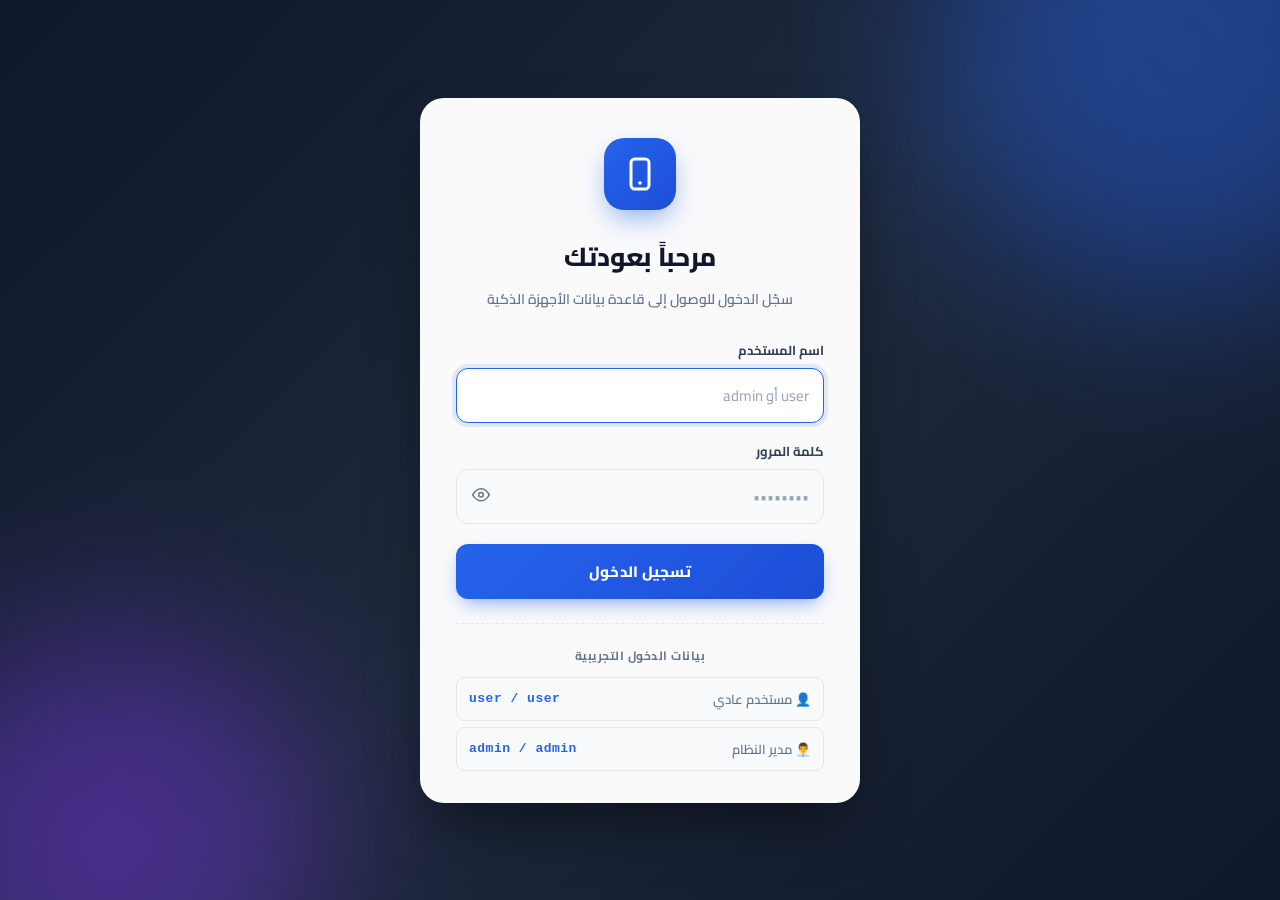
<file: index.html>
<!DOCTYPE html>
<html lang="ar" dir="rtl">
<head>
    <meta charset="UTF-8">
    <meta name="viewport" content="width=device-width, initial-scale=1.0">

    <!-- ==================== نظام الحماية والمصادقة ==================== -->
    <script src="auth.js"></script>
    <script>GSMAuth.guard();</script>
    <link rel="stylesheet" href="auth.css">

    <meta name="description" content="قاعدة بيانات احترافية للأجهزة الذكية: المواصفات التقنية، المعالجات، وطرق الاستخراج المدعومة.">
    <meta name="theme-color" content="#0f172a">
    <title>قاعدة بيانات الأجهزة الذكية | GSM Devices</title>

    <!-- خط Cairo -->
    <link rel="preconnect" href="https://fonts.googleapis.com">
    <link rel="preconnect" href="https://fonts.gstatic.com" crossorigin>
    <link href="https://fonts.googleapis.com/css2?family=Cairo:wght@400;600;700;800;900&display=swap" rel="stylesheet">

    <link rel="stylesheet" href="style.css">
</head>
<body>

    <!-- ==================== الهيدر ==================== -->
    <header class="top-header">
        <div class="header-content">
            <div class="title-group">
                <h1>قاعدة بيانات الأجهزة الذكية</h1>
                <p>استعراض المواصفات التقنية، المعالجات، وطرق الاستخراج المدعومة</p>
            </div>

            <div class="search-filter-wrapper">
                <div class="search-box" role="search">
                    <svg class="search-icon" width="18" height="18" viewBox="0 0 24 24" fill="none" aria-hidden="true">
                        <path d="M21 21l-4.35-4.35M17 11a6 6 0 1 1-12 0 6 6 0 0 1 12 0z"
                              stroke="currentColor" stroke-width="2" stroke-linecap="round"/>
                    </svg>
                    <input
                        type="text"
                        id="searchInput"
                        placeholder="ابحث باسم الجهاز، الموديل، المعالج، أو التشفير..."
                        autocomplete="off"
                        aria-label="بحث في الأجهزة"
                    >
                    <span id="resultsCount" class="results-badge" aria-live="polite">0 جهاز</span>
                </div>

                <a href="vendors.html" class="vendor-nav-btn" title="تصفح الأجهزة حسب الشركة">
                    <svg width="16" height="16" viewBox="0 0 24 24" fill="none" aria-hidden="true">
                        <path d="M3 21h18M5 21V7l7-4 7 4v14M9 9h.01M9 13h.01M9 17h.01M15 9h.01M15 13h.01M15 17h.01"
                              stroke="currentColor" stroke-width="2" stroke-linecap="round" stroke-linejoin="round"/>
                    </svg>
                    تصفح الشركات
                </a>
            </div>
        </div>
    </header>

    <!-- شريط الفلترة حسب الشركة -->
    <div id="filterBanner" class="filter-banner" style="display: none;" role="status">
        <span id="filterBannerText"></span>
        <a href="index.html" class="clear-filter-btn">عرض جميع الشركات</a>
    </div>

    <!-- ==================== شبكة البطاقات ==================== -->
    <main class="main-container">
        <div id="devices-container" class="devices-grid"></div>
    </main>

    <!-- ==================== النافذة المنبثقة ==================== -->
    <div
        id="deviceModal"
        class="modal-overlay"
        role="dialog"
        aria-modal="true"
        aria-hidden="true"
    >
        <div class="modal-card">
            <button class="modal-close" type="button" title="إغلاق" aria-label="إغلاق النافذة">&times;</button>
            <div id="modal-body" class="modal-body"></div>
        </div>
    </div>

    <noscript>
        <div style="padding:20px;text-align:center;background:#fff;color:#dc2626;font-weight:700;">
            يرجى تفعيل جافاسكريبت لعرض قاعدة البيانات.
        </div>
    </noscript>

    <script src="data.js" defer></script>
</body>
</html>
</file>
<file: auth.css>
/* ============================================================
   Auth Badge — Shared user indicator + logout
   ============================================================ */

.user-badge {
    display: inline-flex;
    align-items: center;
    gap: 10px;
    background: rgba(255, 255, 255, 0.08);
    border: 1px solid rgba(255, 255, 255, 0.18);
    padding: 5px 5px 5px 14px;
    border-radius: 12px;
    color: #fff;
    backdrop-filter: blur(8px);
    transition: all 0.2s ease;
    flex-shrink: 0;
}

.user-badge:hover {
    background: rgba(255, 255, 255, 0.12);
    border-color: rgba(255, 255, 255, 0.28);
}

.user-badge-icon {
    width: 32px;
    height: 32px;
    border-radius: 50%;
    background: linear-gradient(135deg, #2563eb 0%, #1d4ed8 100%);
    display: flex;
    align-items: center;
    justify-content: center;
    font-size: 15px;
    flex-shrink: 0;
    box-shadow: 0 4px 10px -2px rgba(37, 99, 235, 0.5);
}

.user-badge-info {
    display: flex;
    flex-direction: column;
    line-height: 1.2;
    gap: 1px;
}

.user-badge-role {
    font-size: 12.5px;
    font-weight: 800;
    color: #fff;
}

.user-badge-name {
    font-size: 11px;
    font-weight: 600;
    color: #94a3b8;
    direction: ltr;
    text-align: right;
}

.user-logout-btn {
    background: transparent;
    border: none;
    color: #f87171;
    padding: 7px;
    border-radius: 8px;
    cursor: pointer;
    display: flex;
    align-items: center;
    justify-content: center;
    transition: all 0.2s ease;
    flex-shrink: 0;
}

.user-logout-btn:hover {
    background: rgba(248, 113, 113, 0.2);
    color: #fca5a5;
    transform: scale(1.08);
}

.user-logout-btn:active {
    transform: scale(0.95);
}

/* ============================================================
   Responsive
   ============================================================ */
@media (max-width: 700px) {
    .user-badge {
        padding: 4px;
        gap: 4px;
    }

    .user-badge-info { display: none; }

    .user-badge-icon {
        width: 34px;
        height: 34px;
        font-size: 16px;
    }
}

/* ============================================================
   Reduced motion
   ============================================================ */
@media (prefers-reduced-motion: reduce) {
    .user-badge,
    .user-badge-icon,
    .user-logout-btn {
        transition-duration: 0.01ms !important;
    }
}
</file>
<file: style.css>
/* ============================================================
   GSM Devices — قاعدة بيانات الأجهزة الذكية
   ============================================================ */

/* ============================================================
   1) المتغيرات العامة
   ============================================================ */
:root {
    --primary:        #2563eb;
    --primary-dark:   #1d4ed8;
    --primary-light:  #eff6ff;
    --primary-border: #bfdbfe;

    --bg-main:   #f1f5f9;
    --card-bg:   #ffffff;
    --text-dark: #0f172a;
    --text-muted:#64748b;
    --border:    #e2e8f0;
    --accent-bg: #f8fafc;

    --success-bg:   #f0fdf4;
    --success-border:#bbf7d0;
    --success-text: #166534;

    --radius-sm: 8px;
    --radius-md: 12px;
    --radius-lg: 16px;
    --radius-xl: 20px;

    --shadow-sm: 0 1px 2px rgba(0,0,0,.04);
    --shadow-md: 0 4px 6px -1px rgba(0,0,0,.05);
    --shadow-lg: 0 18px 30px -5px rgba(15,23,42,.12);
    --shadow-xl: 0 25px 50px -12px rgba(0,0,0,.35);

    --transition: 0.25s cubic-bezier(.4,0,.2,1);
}

/* ============================================================
   2) Reset وأساسيات
   ============================================================ */
*, *::before, *::after {
    box-sizing: border-box;
    margin: 0;
    padding: 0;
}

html { scroll-behavior: smooth; }

body {
    font-family: 'Cairo', Tahoma, sans-serif;
    background-color: var(--bg-main);
    color: var(--text-dark);
    direction: rtl;
    min-height: 100vh;
    line-height: 1.6;
    -webkit-font-smoothing: antialiased;
    -moz-osx-font-smoothing: grayscale;
}

img { display: block; max-width: 100%; }
button { font-family: inherit; cursor: pointer; }
a { color: inherit; text-decoration: none; }

:focus-visible {
    outline: 2px solid var(--primary);
    outline-offset: 3px;
    border-radius: 4px;
}

::-webkit-scrollbar { width: 10px; height: 10px; }
::-webkit-scrollbar-track { background: #e2e8f0; }
::-webkit-scrollbar-thumb { background: #94a3b8; border-radius: 5px; }
::-webkit-scrollbar-thumb:hover { background: #64748b; }

/* ============================================================
   3) الهيدر
   ============================================================ */
.top-header {
    background: linear-gradient(135deg, #0f172a 0%, #1e293b 100%);
    color: #fff;
    padding: 32px 24px;
    box-shadow: 0 4px 20px rgba(0, 0, 0, 0.12);
    margin-bottom: 30px;
}

.header-content {
    max-width: 1280px;
    margin: 0 auto;
    display: flex;
    flex-wrap: wrap;
    justify-content: space-between;
    align-items: center;
    gap: 20px;
}

.title-group {
    min-width: 0;
    overflow-wrap: anywhere;
}

.title-group h1 {
    font-size: 26px;
    font-weight: 800;
    margin-bottom: 4px;
    letter-spacing: -.3px;
}

.title-group p {
    color: #94a3b8;
    font-size: 14px;
    font-weight: 600;
}

/* ============================================================
   4) البحث والتنقل
   ============================================================ */
.search-filter-wrapper {
    display: flex;
    align-items: center;
    gap: 12px;
    flex-wrap: wrap;
    width: 100%;
    max-width: 640px;
    min-width: 0;
}

.search-box {
    display: flex;
    align-items: center;
    gap: 10px;
    background: rgba(255, 255, 255, 0.08);
    padding: 6px 6px 6px 14px;
    border-radius: var(--radius-md);
    border: 1px solid rgba(255, 255, 255, 0.18);
    flex: 1;
    min-width: 0;
    backdrop-filter: blur(8px);
    transition: border-color var(--transition), background var(--transition);
}

.search-box:focus-within {
    border-color: var(--primary);
    background: rgba(255, 255, 255, 0.12);
}

.search-icon {
    color: #cbd5e1;
    flex-shrink: 0;
}

#searchInput {
    flex: 1;
    background: transparent;
    border: none;
    color: #fff;
    font-family: inherit;
    font-size: 15px;
    padding: 8px 4px;
    outline: none;
    min-width: 0;
}

#searchInput::placeholder { color: #94a3b8; }

.results-badge {
    background: var(--primary);
    color: #fff;
    font-size: 12px;
    font-weight: 700;
    padding: 5px 12px;
    border-radius: var(--radius-sm);
    white-space: nowrap;
}

.vendor-nav-btn {
    display: inline-flex;
    align-items: center;
    gap: 8px;
    background: rgba(255, 255, 255, 0.1);
    color: #fff;
    border: 1px solid rgba(255, 255, 255, 0.2);
    padding: 10px 16px;
    border-radius: var(--radius-md);
    font-weight: 700;
    font-size: 14px;
    transition: all var(--transition);
    white-space: nowrap;
}

.vendor-nav-btn:hover {
    background: var(--primary);
    border-color: var(--primary);
    transform: translateY(-2px);
    box-shadow: 0 8px 20px -6px rgba(37, 99, 235, 0.6);
}

/* ============================================================
   5) شريط الفلترة
   ============================================================ */
.filter-banner {
    max-width: 1280px;
    margin: 0 auto 20px;
    padding: 12px 20px;
    background: linear-gradient(135deg, #eff6ff 0%, #dbeafe 100%);
    border: 1px solid var(--primary-border);
    border-radius: var(--radius-md);
    display: flex;
    justify-content: space-between;
    align-items: center;
    gap: 14px;
    flex-wrap: wrap;
    font-weight: 700;
    color: var(--primary-dark);
}

.clear-filter-btn {
    background: #fff;
    color: var(--primary);
    padding: 6px 14px;
    border-radius: var(--radius-sm);
    font-size: 13px;
    font-weight: 800;
    border: 1px solid var(--primary-border);
    transition: all var(--transition);
}

.clear-filter-btn:hover {
    background: var(--primary);
    color: #fff;
    border-color: var(--primary);
}

/* ============================================================
   6) الحاوية والشبكة
   ============================================================ */
.main-container {
    max-width: 1280px;
    margin: 0 auto;
    padding: 0 24px 60px;
}

.devices-grid {
    display: grid;
    grid-template-columns: repeat(auto-fill, minmax(min(100%, 270px), 1fr));
    gap: 24px;
}

/* ============================================================
   7) بطاقة الجهاز
   ============================================================ */
.device-card {
    background: var(--card-bg);
    border-radius: var(--radius-lg);
    border: 1px solid var(--border);
    overflow: hidden;
    cursor: pointer;
    transition: transform var(--transition), box-shadow var(--transition), border-color var(--transition);
    display: flex;
    flex-direction: column;
    box-shadow: var(--shadow-md);
    min-width: 0;
}

.device-card:hover,
.device-card:focus-visible {
    transform: translateY(-6px);
    box-shadow: var(--shadow-lg);
    border-color: var(--primary);
}

/* ============================================================
   8) صورة البطاقة
   ============================================================ */
.card-img-wrapper {
    width: 100%;
    height: 210px;
    background: linear-gradient(180deg, #f8fafc 0%, #eef2f6 100%);
    padding: 18px;
    display: flex;
    align-items: center;
    justify-content: center;
    position: relative;
    border-bottom: 1px solid var(--border);
    overflow: hidden;
}

.card-img-wrapper img {
    max-width: 100%;
    max-height: 100%;
    width: auto;
    height: auto;
    object-fit: contain;
    filter: drop-shadow(0 8px 14px rgba(0, 0, 0, 0.1));
    transition: transform .35s ease;
}

.device-card:hover .card-img-wrapper img {
    transform: scale(1.07);
}

.os-badge {
    position: absolute;
    top: 12px;
    right: 12px;
    background: rgba(15, 23, 42, 0.8);
    color: #fff;
    font-size: 11px;
    font-weight: 700;
    padding: 4px 10px;
    border-radius: 20px;
    backdrop-filter: blur(4px);
    direction: ltr;
    z-index: 2;
}

/* ============================================================
   9) محتوى البطاقة
   ============================================================ */
.card-body {
    padding: 18px;
    flex: 1;
    display: flex;
    flex-direction: column;
    min-width: 0;
}

.device-title {
    font-size: 18px;
    font-weight: 800;
    color: var(--text-dark);
    margin-bottom: 12px;
}

.specs-mini-list {
    display: flex;
    flex-direction: column;
    gap: 8px;
    font-size: 13.5px;
    margin-bottom: 14px;
    flex: 1;
}

.spec-row {
    display: flex;
    justify-content: space-between;
    align-items: center;
    gap: 8px;
    padding-bottom: 6px;
    border-bottom: 1px dashed var(--border);
    min-width: 0;
}

.spec-row:last-child { border-bottom: none; }

.spec-label {
    color: var(--text-muted);
    font-weight: 600;
}

.spec-val {
    color: var(--text-dark);
    font-weight: 700;
    direction: ltr;
    text-align: left;
    overflow-wrap: anywhere;
}

.spec-val.strong-dark { color: var(--text-dark); }
.spec-val.strong-primary { color: var(--primary); }

/* ============================================================
   10) صندوق الاستخراج (وضع البحث)
   ============================================================ */
.search-extraction-box {
    margin-top: 8px;
    background: var(--success-bg);
    border: 1px solid var(--success-border);
    border-radius: var(--radius-sm);
    padding: 8px 10px;
    font-size: 12px;
}

.search-extraction-box strong {
    display: block;
    color: var(--success-text);
    margin-bottom: 6px;
    font-size: 12.5px;
}

.extraction-chips {
    display: flex;
    flex-wrap: wrap;
    gap: 4px;
}

.chip {
    display: inline-block;
    background: #fff;
    color: var(--primary-dark);
    border: 1px solid var(--primary-border);
    padding: 3px 9px;
    border-radius: 20px;
    font-size: 11.5px;
    font-weight: 700;
    direction: ltr;
    white-space: nowrap;
}

/* ============================================================
   11) زر أسفل البطاقة
   ============================================================ */
.card-footer-btn {
    margin-top: auto;
    width: 100%;
    padding: 10px;
    background: var(--accent-bg);
    color: var(--primary);
    border: 1px solid #dbeafe;
    border-radius: var(--radius-sm);
    font-size: 13px;
    font-weight: 700;
    text-align: center;
    transition: all var(--transition);
}

.device-card:hover .card-footer-btn {
    background: var(--primary);
    color: #fff;
    border-color: var(--primary);
}

/* ============================================================
   12) الحالة الفارغة
   ============================================================ */
.empty-state {
    grid-column: 1 / -1;
    background: #fff;
    padding: 60px 20px;
    text-align: center;
    border-radius: var(--radius-lg);
    border: 1px dashed #cbd5e1;
    color: var(--text-muted);
    font-size: 17px;
    font-weight: 600;
}

/* ============================================================
   13) النافذة المنبثقة (Modal)
   ============================================================ */
.modal-overlay {
    display: none;
    position: fixed;
    inset: 0;
    z-index: 2000;
    background: rgba(15, 23, 42, 0.65);
    backdrop-filter: blur(6px);
    align-items: center;
    justify-content: center;
    padding: clamp(10px, 3vw, 20px);
    animation: overlayFade .2s ease;
}

@keyframes overlayFade {
    from { opacity: 0; }
    to   { opacity: 1; }
}

.modal-card {
    background: #fff;
    width: min(760px, 100%);
    max-width: 100%;
    max-height: min(92vh, 900px);
    max-height: min(92dvh, 900px);
    overflow-y: auto;
    overscroll-behavior: contain;
    border-radius: var(--radius-xl);
    position: relative;
    box-shadow: var(--shadow-xl);
    animation: modalPop .28s cubic-bezier(.16,1,.3,1);
}

@keyframes modalPop {
    from { opacity: 0; transform: translateY(15px) scale(.96); }
    to   { opacity: 1; transform: translateY(0) scale(1); }
}

.modal-close {
    position: absolute;
    top: 16px;
    left: 16px;
    width: 36px;
    height: 36px;
    border-radius: 50%;
    border: none;
    background: #f1f5f9;
    color: #334155;
    font-size: 22px;
    font-weight: 700;
    line-height: 1;
    z-index: 10;
    display: flex;
    align-items: center;
    justify-content: center;
    transition: all var(--transition);
}

.modal-close:hover {
    background: #fee2e2;
    color: #dc2626;
    transform: rotate(90deg);
}

.modal-body {
    display: grid;
    grid-template-columns: 280px 1fr;
    min-width: 0;
}

.modal-visual {
    background: linear-gradient(160deg, #f8fafc 0%, #e2e8f0 100%);
    padding: 32px 24px;
    display: flex;
    flex-direction: column;
    align-items: center;
    justify-content: center;
    border-left: 1px solid var(--border);
    text-align: center;
}

.modal-visual img {
    max-width: 100%;
    max-height: 250px;
    object-fit: contain;
    filter: drop-shadow(0 12px 20px rgba(0, 0, 0, 0.14));
    margin-bottom: 18px;
}

.modal-visual h2 {
    font-size: 22px;
    font-weight: 800;
    color: var(--text-dark);
    margin-bottom: 8px;
}

.model-pill {
    background: var(--primary);
    color: #fff;
    padding: 4px 14px;
    border-radius: 20px;
    font-size: 13px;
    font-weight: 700;
    direction: ltr;
}

.modal-specs {
    padding: 32px 28px;
    display: flex;
    flex-direction: column;
    justify-content: center;
    min-width: 0;
}

.modal-section-title {
    font-size: 15px;
    font-weight: 800;
    color: var(--text-muted);
    margin-bottom: 16px;
    padding-bottom: 10px;
    border-bottom: 2px solid #f1f5f9;
}

.specs-grid {
    display: grid;
    grid-template-columns: 1fr 1fr;
    gap: 12px;
    margin-bottom: 20px;
    min-width: 0;
}

.spec-box {
    background: var(--accent-bg);
    border: 1px solid var(--border);
    padding: 12px 14px;
    border-radius: var(--radius-md);
    transition: border-color var(--transition);
}

.spec-box:hover { border-color: var(--primary-border); }

.spec-box .label {
    display: block;
    font-size: 12px;
    color: var(--text-muted);
    margin-bottom: 4px;
    font-weight: 700;
}

.spec-box .value {
    font-size: 15px;
    font-weight: 800;
    color: var(--text-dark);
    direction: ltr;
    display: inline-block;
    text-align: left;
    max-width: 100%;
    overflow-wrap: anywhere;
}

.spec-box .value-primary { color: var(--primary); }

.extraction-panel {
    background: var(--primary-light);
    border: 1px solid var(--primary-border);
    border-radius: var(--radius-md);
    padding: 16px;
}

.extraction-panel .label {
    display: block;
    font-size: 13px;
    font-weight: 800;
    color: #1e40af;
    margin-bottom: 10px;
}

.extraction-panel .extraction-chips { gap: 6px; }
.extraction-panel .chip {
    background: #fff;
    border-color: var(--primary-border);
}

/* ============================================================
   14) صفحة الشركات (vendors.html)
   ============================================================ */
.vendors-page {
    max-width: 1280px;
    margin: 0 auto 60px;
    padding: 0 24px;
}

.back-bar { margin-bottom: 22px; }

.back-link {
    display: inline-flex;
    align-items: center;
    gap: 8px;
    background: #fff;
    color: var(--primary);
    border: 1px solid #cbd5e1;
    padding: 10px 18px;
    border-radius: var(--radius-md);
    font-weight: 700;
    transition: all var(--transition);
}

.back-link:hover {
    background: var(--primary);
    color: #fff;
    border-color: var(--primary);
    transform: translateX(-3px);
}

.vendors-toolbar {
    display: flex;
    justify-content: space-between;
    align-items: center;
    gap: 16px;
    flex-wrap: wrap;
    background: #fff;
    border: 1px solid var(--border);
    padding: 14px 18px;
    border-radius: var(--radius-md);
    margin-bottom: 24px;
    box-shadow: var(--shadow-sm);
    min-width: 0;
}

.vendor-search-box {
    display: flex;
    align-items: center;
    gap: 10px;
    background: var(--accent-bg);
    border: 1px solid var(--border);
    border-radius: var(--radius-sm);
    padding: 8px 14px;
    flex: 1;
    max-width: 400px;
    min-width: 0;
    color: var(--text-muted);
    transition: border-color var(--transition), box-shadow var(--transition);
}

.vendor-search-box:focus-within {
    border-color: var(--primary);
    box-shadow: 0 0 0 3px rgba(37, 99, 235, 0.12);
}

#vendorSearch {
    background: transparent;
    border: none;
    outline: none;
    font-family: inherit;
    font-size: 14.5px;
    color: var(--text-dark);
    flex: 1;
    padding: 4px 0;
    min-width: 0;
}

#vendorSearch::placeholder { color: #94a3b8; }

.stats-text {
    font-size: 13.5px;
    font-weight: 700;
    color: var(--text-muted);
}

.vendors-grid {
    display: grid;
    grid-template-columns: repeat(auto-fill, minmax(min(100%, 220px), 1fr));
    gap: 22px;
}

.vendor-box-card {
    background: #fff;
    border: 1px solid var(--border);
    border-radius: var(--radius-lg);
    padding: 26px 16px;
    text-align: center;
    color: inherit;
    display: flex;
    flex-direction: column;
    align-items: center;
    transition: all var(--transition);
    box-shadow: var(--shadow-sm);
    cursor: pointer;
}

.vendor-box-card:hover,
.vendor-box-card:focus-visible {
    transform: translateY(-5px);
    border-color: var(--primary);
    box-shadow: 0 10px 25px -5px rgba(37, 99, 235, 0.18);
}

/* -------- الأفاتار (حرف ملوّن أو شعار) -------- */
.vendor-avatar {
    width: 92px;
    height: 92px;
    border-radius: 50%;
    display: flex;
    align-items: center;
    justify-content: center;
    font-size: 30px;
    font-weight: 800;
    margin-bottom: 16px;
    transition: transform var(--transition);
    letter-spacing: -.5px;
    flex-shrink: 0;
    overflow: hidden;
}

/* -------- نسخة الشعار (Logo) -------- */
.vendor-avatar-logo {
    background: #ffffff;
    border: 1px solid var(--border);
    border-radius: 22px;    /* مستطيل بحواف دائرية بدل الدائرة */
    padding: 14px;
    box-shadow: 0 2px 8px rgba(15, 23, 42, 0.06);
}

.vendor-avatar-logo img {
    max-width: 100%;
    max-height: 100%;
    width: auto;
    height: auto;
    object-fit: contain;
    display: block;
    filter: none;
}

.vendor-box-card:hover .vendor-avatar {
    transform: scale(1.08) rotate(-3deg);
}

.vendor-name {
    font-size: 1.15rem;
    font-weight: 800;
    color: var(--text-dark);
    margin: 0 0 8px;
    direction: ltr;
}

.vendor-count-badge {
    font-size: 0.85rem;
    color: var(--text-muted);
    background: #f1f5f9;
    padding: 4px 12px;
    border-radius: 20px;
    font-weight: 700;
}

/* ============================================================
   15) الاستجابة للشاشات
   ============================================================ */
@media (max-width: 900px) {
    .modal-body { grid-template-columns: 1fr; }

    .modal-visual {
        border-left: none;
        border-bottom: 1px solid var(--border);
        padding: 24px;
    }

    .modal-visual img { max-height: 180px; }

    .specs-grid { grid-template-columns: repeat(2, minmax(0, 1fr)); }
}

@media (max-width: 700px) {
    .top-header { padding: 22px 16px; }
    .title-group h1 { font-size: clamp(19px, 5vw, 22px); }
    .title-group p { font-size: 13px; }

    .search-filter-wrapper {
        flex-direction: column;
        align-items: stretch;
        width: 100%;
    }

    .search-box { width: 100%; min-width: 0; }
    .vendor-nav-btn { justify-content: center; }

    .main-container,
    .vendors-page { padding: 0 16px 40px; }

    .devices-grid { gap: 16px; }

    .modal-specs { padding: 22px 18px; }
    .filter-banner { margin-left: 16px; margin-right: 16px; }

    .vendor-avatar { width: 80px; height: 80px; font-size: 26px; }
    .vendor-avatar-logo { padding: 12px; border-radius: 18px; }

    .vendors-toolbar { align-items: stretch; }
    .vendor-search-box { max-width: none; flex-basis: 100%; }
}

@media (max-width: 520px) {
    .main-container,
    .vendors-page { padding-right: 12px; padding-left: 12px; }

    .devices-grid,
    .vendors-grid { grid-template-columns: minmax(0, 1fr); }

    .vendor-box-card { padding: 22px 14px; }
    .vendor-avatar { width: 72px; height: 72px; }
    .vendor-avatar-logo { padding: 10px; }

    .modal-overlay { align-items: flex-start; }
    .modal-card { border-radius: 16px; }
    .modal-visual { padding: 20px 16px; }
    .modal-visual img { max-height: 150px; }
    .modal-visual h2 { font-size: 19px; }
    .specs-grid { grid-template-columns: 1fr; gap: 8px; }
    .spec-box { padding: 10px 12px; }
    .extraction-panel { padding: 12px; }
}

@media (max-width: 360px) {
    .top-header { padding-right: 12px; padding-left: 12px; }
    .main-container,
    .vendors-page { padding-right: 10px; padding-left: 10px; }
    .search-box { gap: 7px; padding-left: 8px; }
    .results-badge { padding: 4px 8px; font-size: 11px; }
    .filter-banner { margin-right: 10px; margin-left: 10px; }
    .card-body { padding: 14px; }
    .spec-row { align-items: flex-start; }
    .spec-label,
    .spec-val { font-size: 12px; }
    .modal-specs { padding: 18px 14px; }
}

@media (min-width: 701px) and (max-width: 1100px) {
    .header-content { align-items: flex-start; }
    .search-filter-wrapper { max-width: 100%; }
}

@media (max-height: 560px) and (min-width: 701px) {
    .modal-overlay { align-items: flex-start; }
}

@media (max-width: 420px) {
    .device-title { font-size: 16px; }
}

/* ============================================================
   16) تقليل الحركة (Accessibility)
   ============================================================ */
@media (prefers-reduced-motion: reduce) {
    *, *::before, *::after {
        animation-duration: 0.01ms !important;
        animation-iteration-count: 1 !important;
        transition-duration: 0.01ms !important;
        scroll-behavior: auto !important;
    }
}
</file>
<file: admin.css>
/* ============================================================
   Admin Dashboard — Styles
   ============================================================ */

.admin-page { background: #f8fafc; padding-bottom: 40px; overflow-x: hidden; }

/* ==================== Header ==================== */
.admin-header {
    background: linear-gradient(135deg, #0f172a 0%, #1e293b 100%);
    color: #fff;
    padding: 26px 24px;
    box-shadow: 0 4px 20px rgba(0, 0, 0, 0.12);
    margin-bottom: 28px;
}

.admin-header .header-content {
    max-width: 1400px;
    margin: 0 auto;
    display: flex;
    justify-content: space-between;
    align-items: center;
    gap: 20px;
    flex-wrap: wrap;
}

.admin-header .title-group h1 { font-size: 24px; font-weight: 800; margin-bottom: 4px; }
.admin-header .title-group p  { color: #94a3b8; font-size: 13.5px; font-weight: 600; }

.header-actions { display: flex; gap: 10px; flex-wrap: wrap; min-width: 0; }

.header-btn {
    display: inline-flex;
    align-items: center;
    gap: 6px;
    background: rgba(255, 255, 255, 0.1);
    color: #fff;
    border: 1px solid rgba(255, 255, 255, 0.2);
    padding: 10px 16px;
    border-radius: 10px;
    font-weight: 700;
    font-size: 14px;
    transition: all 0.25s ease;
}

.header-btn:hover {
    background: var(--primary);
    border-color: var(--primary);
    transform: translateY(-2px);
    box-shadow: 0 8px 20px -6px rgba(37, 99, 235, 0.5);
}

/* ==================== Main / Tabs ==================== */
.admin-main {
    max-width: 1400px;
    margin: 0 auto;
    padding: 0 24px;
    min-width: 0;
}

.admin-tabs {
    display: flex;
    gap: 6px;
    background: #fff;
    border: 1px solid #e2e8f0;
    border-radius: 14px;
    padding: 6px;
    margin-bottom: 20px;
    box-shadow: 0 1px 3px rgba(0, 0, 0, 0.04);
    overflow-x: auto;
    overscroll-behavior-x: contain;
}

.admin-tab {
    flex: 1;
    min-width: 170px;
    padding: 12px 18px;
    border: none;
    background: transparent;
    color: #64748b;
    font-family: inherit;
    font-size: 14px;
    font-weight: 700;
    border-radius: 10px;
    cursor: pointer;
    transition: all 0.2s ease;
    white-space: nowrap;
}

.admin-tab:hover { background: #f8fafc; color: #0f172a; }

.admin-tab.is-active {
    background: var(--primary);
    color: #fff;
    box-shadow: 0 4px 12px -4px rgba(37, 99, 235, 0.5);
}

.tab-panel { display: none; animation: panelFade 0.2s ease; }
.tab-panel.is-active { display: block; }

@keyframes panelFade {
    from { opacity: 0; transform: translateY(4px); }
    to   { opacity: 1; transform: translateY(0); }
}

/* ==================== Toolbar ==================== */
.admin-toolbar {
    background: #fff;
    border: 1px solid #e2e8f0;
    border-radius: 14px;
    padding: 16px;
    display: flex;
    align-items: center;
    gap: 12px;
    flex-wrap: wrap;
    margin-bottom: 20px;
    box-shadow: 0 1px 3px rgba(0, 0, 0, 0.04);
    min-width: 0;
}

.toolbar-spacer { flex: 1; min-width: 10px; }

.search-box-admin { flex: 1; max-width: 340px; min-width: 0; }

.search-box-admin input {
    width: 100%;
    padding: 10px 14px;
    border: 1px solid #e2e8f0;
    border-radius: 10px;
    background: #f8fafc;
    font-family: inherit;
    font-size: 14px;
    transition: all 0.2s ease;
}

.search-box-admin input:focus {
    outline: none;
    border-color: var(--primary);
    background: #fff;
    box-shadow: 0 0 0 3px rgba(37, 99, 235, 0.12);
}

/* ==================== Buttons ==================== */
.btn {
    display: inline-flex;
    align-items: center;
    justify-content: center;
    gap: 6px;
    padding: 10px 18px;
    border-radius: 10px;
    font-family: inherit;
    font-size: 14px;
    font-weight: 700;
    border: 1px solid transparent;
    cursor: pointer;
    transition: all 0.2s ease;
    white-space: nowrap;
}

.btn-primary  { background: var(--primary); color: #fff; border-color: var(--primary); }
.btn-primary:hover { background: var(--primary-dark); border-color: var(--primary-dark); transform: translateY(-1px); box-shadow: 0 6px 16px -4px rgba(37, 99, 235, 0.5); }

.btn-secondary { background: #f1f5f9; color: #0f172a; border-color: #cbd5e1; }
.btn-secondary:hover { background: #e2e8f0; border-color: #94a3b8; transform: translateY(-1px); }

.btn-danger { background: #fef2f2; color: #dc2626; border-color: #fecaca; }
.btn-danger:hover { background: #dc2626; color: #fff; border-color: #dc2626; }

.btn-ghost { background: transparent; color: #64748b; border-color: #e2e8f0; }
.btn-ghost:hover { background: #f8fafc; color: #0f172a; }

.icon-btn {
    background: transparent;
    border: none;
    width: 34px;
    height: 34px;
    border-radius: 8px;
    display: inline-flex;
    align-items: center;
    justify-content: center;
    font-size: 16px;
    cursor: pointer;
    transition: all 0.2s ease;
}

.icon-btn:hover { background: #f1f5f9; transform: scale(1.12); }
.icon-btn.delete-btn:hover { background: #fee2e2; }

/* ==================== Stats ==================== */
.stats-bar {
    display: grid;
    grid-template-columns: repeat(auto-fit, minmax(180px, 1fr));
    gap: 16px;
    margin-bottom: 20px;
}

.stat-card {
    background: #fff;
    border: 1px solid #e2e8f0;
    border-radius: 14px;
    padding: 18px 20px;
    display: flex;
    flex-direction: column;
    gap: 4px;
    position: relative;
    overflow: hidden;
    box-shadow: 0 1px 3px rgba(0, 0, 0, 0.04);
}

.stat-card::before {
    content: '';
    position: absolute;
    top: 0; right: 0;
    width: 4px;
    height: 100%;
    background: var(--primary);
}

.stat-value { font-size: 26px; font-weight: 800; color: var(--primary); line-height: 1.2; }
.stat-label { font-size: 13px; color: #64748b; font-weight: 600; }

/* ==================== Table ==================== */
.table-container {
    background: #fff;
    border: 1px solid #e2e8f0;
    border-radius: 14px;
    overflow-x: auto;
    overflow-y: hidden;
    -webkit-overflow-scrolling: touch;
    box-shadow: 0 1px 3px rgba(0, 0, 0, 0.04);
}

.devices-table { width: 100%; border-collapse: collapse; font-size: 14px; }
.devices-table-devices { min-width: 900px; }
.devices-table-vendors { min-width: 560px; }

.devices-table thead { background: #f8fafc; border-bottom: 2px solid #e2e8f0; }

.devices-table th {
    padding: 14px 16px;
    text-align: right;
    font-weight: 800;
    font-size: 13px;
    color: #475569;
    white-space: nowrap;
}

.devices-table td { padding: 12px 16px; border-bottom: 1px solid #f1f5f9; vertical-align: middle; }
.devices-table tbody tr { transition: background 0.15s ease; }
.devices-table tbody tr:hover { background: #f8fafc; }
.devices-table tbody tr:last-child td { border-bottom: none; }

.cell-index { color: #94a3b8; font-weight: 700; font-size: 13px; width: 40px; }
.cell-strong { font-weight: 700; color: #0f172a; }
.cell-mono {
    font-family: 'Courier New', monospace;
    font-weight: 700;
    color: #475569;
    font-size: 13px;
    direction: ltr;
    text-align: right;
}
.cell-actions { white-space: nowrap; text-align: center; }

.thumb {
    width: 52px;
    height: 52px;
    border-radius: 10px;
    background: #f8fafc;
    border: 1px solid #e2e8f0;
    display: flex;
    align-items: center;
    justify-content: center;
    overflow: hidden;
}

.thumb img { max-width: 100%; max-height: 100%; object-fit: contain; }

/* شعار الشركة في الجدول */
.vendor-thumb {
    width: 56px;
    height: 56px;
    border-radius: 12px;
    background: #fff;
    border: 1px solid #e2e8f0;
    display: flex;
    align-items: center;
    justify-content: center;
    overflow: hidden;
    padding: 6px;
    font-weight: 800;
    font-size: 20px;
    color: var(--primary);
}

.vendor-thumb img { max-width: 100%; max-height: 100%; object-fit: contain; }

.vendor-thumb.fallback {
    background: #eff6ff;
    border-color: #bfdbfe;
}

.badge {
    display: inline-block;
    padding: 3px 10px;
    border-radius: 20px;
    font-size: 12px;
    font-weight: 700;
}

.badge-vendor { background: #eff6ff; color: #2563eb; direction: ltr; }
.badge-count  { background: #f0fdf4; color: #166534; }
.badge-count.zero { background: #fef2f2; color: #dc2626; }

/* ==================== Modal ==================== */
.admin-page .modal-overlay {
    display: none;
    position: fixed;
    inset: 0;
    z-index: 2000;
    background: rgba(15, 23, 42, 0.6);
    backdrop-filter: blur(6px);
    align-items: center;
    justify-content: center;
    padding: 20px;
    animation: overlayFade 0.2s ease;
}

.admin-page .modal-overlay.show { display: flex; }

@keyframes overlayFade { from { opacity: 0; } to { opacity: 1; } }

.admin-page .modal-card {
    background: #fff;
    width: 720px;
    max-width: 100%;
    max-height: min(92vh, 900px);
    max-height: min(92dvh, 900px);
    overflow-y: auto;
    overscroll-behavior: contain;
    border-radius: 18px;
    position: relative;
    box-shadow: 0 25px 50px -12px rgba(0, 0, 0, 0.35);
    animation: modalPop 0.28s cubic-bezier(0.16, 1, 0.3, 1);
}

.admin-page .modal-card.modal-sm { width: 440px; }

@keyframes modalPop {
    from { opacity: 0; transform: translateY(15px) scale(0.96); }
    to   { opacity: 1; transform: translateY(0) scale(1); }
}

.admin-page .modal-header { padding: 24px 26px 16px; border-bottom: 1px solid #f1f5f9; }
.admin-page .modal-header h2 { font-size: 19px; font-weight: 800; color: #0f172a; }

.admin-page .modal-close {
    position: absolute;
    top: 16px; left: 16px;
    width: 34px;
    height: 34px;
    border-radius: 50%;
    border: none;
    background: #f1f5f9;
    color: #334155;
    font-size: 20px;
    font-weight: 700;
    cursor: pointer;
    z-index: 10;
    display: flex;
    align-items: center;
    justify-content: center;
    transition: all 0.2s ease;
}

.admin-page .modal-close:hover { background: #fee2e2; color: #dc2626; transform: rotate(90deg); }

.admin-page .modal-body { padding: 20px 26px; display: block; }

.admin-page .modal-footer {
    padding: 16px 26px 22px;
    display: flex;
    justify-content: flex-end;
    gap: 10px;
    border-top: 1px solid #f1f5f9;
    margin-top: 8px;
}

/* ==================== Form ==================== */
.form-grid { display: grid; grid-template-columns: 1fr 1fr; gap: 16px; }

.form-group { display: flex; flex-direction: column; gap: 6px; margin-bottom: 14px; }
.form-group.full-width { grid-column: 1 / -1; }

.form-group label { font-size: 13px; font-weight: 700; color: #334155; }

.form-group input,
.form-group textarea {
    padding: 10px 12px;
    border: 1px solid #e2e8f0;
    border-radius: 10px;
    font-family: inherit;
    font-size: 14px;
    background: #f8fafc;
    transition: all 0.2s ease;
    color: #0f172a;
    resize: vertical;
}

.form-group input:focus,
.form-group textarea:focus {
    outline: none;
    border-color: var(--primary);
    background: #fff;
    box-shadow: 0 0 0 3px rgba(37, 99, 235, 0.12);
}

.image-preview {
    margin-top: 6px;
    background: #f8fafc;
    border: 1px dashed #cbd5e1;
    border-radius: 10px;
    padding: 12px;
    min-height: 90px;
    display: flex;
    align-items: center;
    justify-content: center;
    color: #94a3b8;
    font-size: 13px;
    font-weight: 600;
    text-align: center;
}

.image-preview img { max-width: 100%; max-height: 120px; object-fit: contain; border-radius: 6px; }

#deleteMessage { color: #334155; font-size: 15px; line-height: 1.7; }
#deleteMessage strong { color: #dc2626; }

/* ==================== Toast ==================== */
.toast {
    position: fixed;
    bottom: 24px;
    left: 50%;
    transform: translate(-50%, 100px);
    background: #0f172a;
    color: #fff;
    padding: 14px 24px;
    border-radius: 12px;
    font-weight: 700;
    font-size: 14px;
    box-shadow: 0 10px 30px -8px rgba(0, 0, 0, 0.4);
    opacity: 0;
    transition: all 0.3s ease;
    z-index: 3000;
    pointer-events: none;
    max-width: 90vw;
    text-align: center;
}

.toast.toast-show { opacity: 1; transform: translate(-50%, 0); }
.toast-success { background: #059669; }
.toast-error   { background: #dc2626; }
.toast-warning { background: #d97706; }

/* ==================== Responsive ==================== */
@media (max-width: 900px) {
    .devices-table th, .devices-table td { padding: 10px 10px; }
    .form-grid { grid-template-columns: 1fr; }
}

@media (max-width: 700px) {
    .admin-header { padding: 22px 18px; }
    .admin-header .header-content { align-items: stretch; }
    .admin-header .title-group h1 { font-size: clamp(19px, 5vw, 22px); }
    .header-actions { display: grid; grid-template-columns: repeat(2, minmax(0, 1fr)); }
    .header-btn { justify-content: center; padding: 10px 8px; }
    .admin-toolbar { display: grid; grid-template-columns: repeat(2, minmax(0, 1fr)); align-items: stretch; }
    .toolbar-spacer { display: none; }
    .search-box-admin { max-width: none; grid-column: 1 / -1; }
    .admin-toolbar > .btn { min-width: 0; white-space: normal; text-align: center; }
    .admin-tab { min-width: 140px; font-size: 13px; padding: 10px 14px; }
    .admin-page .modal-overlay { align-items: flex-start; padding: 12px; }
    .admin-page .modal-card { width: 100%; border-radius: 16px; }
    .admin-page .modal-header { padding: 20px 20px 14px; }
    .admin-page .modal-header h2 { padding-left: 30px; font-size: 17px; }
    .admin-page .modal-body { padding: 16px 20px; }
    .admin-page .modal-footer { padding: 14px 20px 18px; }
}

@media (max-width: 500px) {
    .admin-header { padding: 20px 14px; }
    .admin-main { padding: 0 10px; }
    .admin-tabs { gap: 4px; padding: 4px; }
    .admin-tab { min-width: 0; flex: 1 0 0; padding: 10px 6px; font-size: 12px; }
    .admin-toolbar { padding: 12px; gap: 8px; }
    .admin-toolbar > .btn { padding: 9px 6px; font-size: 12px; }
    .stats-bar { grid-template-columns: repeat(2, minmax(0, 1fr)); gap: 10px; }
    .stat-card { padding: 14px 12px; }
    .stat-value { font-size: 22px; }
    .stat-label { font-size: 12px; }
    .admin-page .modal-overlay { padding: 8px; }
    .admin-page .modal-card { max-height: calc(100vh - 16px); max-height: calc(100dvh - 16px); }
    .admin-page .modal-header { padding-right: 16px; padding-left: 16px; }
    .admin-page .modal-body { padding: 14px 16px; }
    .admin-page .modal-footer { flex-direction: column-reverse; padding: 12px 16px 16px; }
    .admin-page .modal-footer .btn { width: 100%; }
}

@media (max-width: 360px) {
    .header-actions { grid-template-columns: 1fr; }
    .admin-toolbar { grid-template-columns: 1fr; }
    .search-box-admin { grid-column: auto; }
    .stats-bar { grid-template-columns: 1fr; }
    .admin-page .modal-close { top: 10px; left: 10px; }
}
</file>
<file: login.css>
/* ============================================================
   Login Page — Premium Design
   ============================================================ */
:root {
    --primary: #2563eb;
    --primary-dark: #1d4ed8;
    --text-dark: #0f172a;
    --text-muted: #64748b;
    --border: #e2e8f0;
}

*, *::before, *::after {
    box-sizing: border-box;
    margin: 0;
    padding: 0;
}

body {
    font-family: 'Cairo', Tahoma, sans-serif;
    direction: rtl;
    min-height: 100vh;
    min-height: 100svh;
    display: flex;
    align-items: center;
    justify-content: center;
    background: linear-gradient(135deg, #0f172a 0%, #1e293b 50%, #0f172a 100%);
    padding: 20px;
    position: relative;
    overflow-x: hidden;
    overflow-y: auto;
    -webkit-font-smoothing: antialiased;
}

/* ============================================================
   Animated background decor
   ============================================================ */
.login-bg-decor {
    position: absolute;
    inset: 0;
    pointer-events: none;
    overflow: hidden;
}

.login-bg-decor::before,
.login-bg-decor::after {
    content: '';
    position: absolute;
    border-radius: 50%;
    filter: blur(90px);
    opacity: 0.45;
}

.login-bg-decor::before {
    width: 500px;
    height: 500px;
    background: var(--primary);
    top: -200px;
    right: -150px;
    animation: float 16s ease-in-out infinite;
}

.login-bg-decor::after {
    width: 420px;
    height: 420px;
    background: #7c3aed;
    bottom: -150px;
    left: -100px;
    animation: float 20s ease-in-out infinite reverse;
}

@keyframes float {
    0%, 100% { transform: translate(0, 0) scale(1); }
    50%      { transform: translate(-30px, 30px) scale(1.08); }
}

/* ============================================================
   Card
   ============================================================ */
.login-container {
    position: relative;
    z-index: 1;
    width: 100%;
    max-width: 440px;
    margin: 0 auto;
}

.login-card {
    background: rgba(255, 255, 255, 0.98);
    border-radius: 24px;
    padding: 40px 36px 32px;
    box-shadow: 0 30px 60px -15px rgba(0, 0, 0, 0.5);
    backdrop-filter: blur(10px);
    animation: cardIn 0.5s cubic-bezier(0.16, 1, 0.3, 1);
    min-width: 0;
}

@keyframes cardIn {
    from { opacity: 0; transform: translateY(20px) scale(0.96); }
    to   { opacity: 1; transform: translateY(0) scale(1); }
}

.login-logo {
    width: 72px;
    height: 72px;
    border-radius: 20px;
    background: linear-gradient(135deg, var(--primary) 0%, var(--primary-dark) 100%);
    display: flex;
    align-items: center;
    justify-content: center;
    margin: 0 auto 22px;
    color: #fff;
    box-shadow: 0 12px 28px -6px rgba(37, 99, 235, 0.55);
}

.login-card h1 {
    font-size: 26px;
    font-weight: 800;
    color: var(--text-dark);
    text-align: center;
    margin-bottom: 8px;
    letter-spacing: -0.3px;
}

.login-subtitle {
    text-align: center;
    color: var(--text-muted);
    font-size: 14px;
    margin-bottom: 28px;
    font-weight: 600;
    line-height: 1.5;
}

/* ============================================================
   Form
   ============================================================ */
.login-form {
    display: flex;
    flex-direction: column;
    gap: 16px;
}

.form-group {
    display: flex;
    flex-direction: column;
    gap: 6px;
}

.form-group label {
    font-size: 13px;
    font-weight: 700;
    color: #334155;
}

.form-group input {
    width: 100%;
    padding: 12px 14px;
    border: 1.5px solid var(--border);
    border-radius: 12px;
    font-family: inherit;
    font-size: 15px;
    background: #f8fafc;
    transition: all 0.2s ease;
    color: var(--text-dark);
}

.form-group input::placeholder { color: #94a3b8; }

.form-group input:focus {
    outline: none;
    border-color: var(--primary);
    background: #fff;
    box-shadow: 0 0 0 4px rgba(37, 99, 235, 0.12);
}

/* Password field */
.password-wrapper { position: relative; }

.password-wrapper input { padding-left: 48px; }

.toggle-password {
    position: absolute;
    left: 8px;
    top: 50%;
    transform: translateY(-50%);
    background: transparent;
    border: none;
    padding: 8px;
    cursor: pointer;
    color: var(--text-muted);
    border-radius: 8px;
    transition: all 0.2s ease;
    display: flex;
    align-items: center;
    justify-content: center;
    line-height: 1;
}

.toggle-password:hover {
    background: #f1f5f9;
    color: var(--text-dark);
}

.toggle-password .eye-closed { display: none; }
.toggle-password.is-visible .eye-open   { display: none; }
.toggle-password.is-visible .eye-closed { display: block; }

/* ============================================================
   Error message
   ============================================================ */
.login-error {
    background: #fef2f2;
    color: #dc2626;
    border: 1px solid #fecaca;
    padding: 11px 14px;
    border-radius: 10px;
    font-size: 13.5px;
    font-weight: 700;
    text-align: center;
    line-height: 1.5;
}

.login-error.shake {
    animation: shake 0.4s ease;
}

@keyframes shake {
    0%, 100% { transform: translateX(0); }
    25%      { transform: translateX(-6px); }
    75%      { transform: translateX(6px); }
}

/* ============================================================
   Submit button
   ============================================================ */
.login-btn {
    padding: 13px;
    border: none;
    border-radius: 12px;
    background: linear-gradient(135deg, var(--primary) 0%, var(--primary-dark) 100%);
    color: #fff;
    font-family: inherit;
    font-size: 15px;
    font-weight: 800;
    cursor: pointer;
    transition: all 0.25s ease;
    box-shadow: 0 8px 20px -6px rgba(37, 99, 235, 0.6);
    margin-top: 4px;
    letter-spacing: 0.3px;
}

.login-btn:hover:not(:disabled) {
    transform: translateY(-2px);
    box-shadow: 0 12px 24px -6px rgba(37, 99, 235, 0.75);
}

.login-btn:active:not(:disabled) {
    transform: translateY(0);
}

.login-btn:disabled {
    opacity: 0.75;
    cursor: not-allowed;
    transform: none;
}

/* ============================================================
   Demo credentials
   ============================================================ */
.demo-creds {
    margin-top: 24px;
    padding-top: 20px;
    border-top: 1px dashed var(--border);
}

.demo-creds p {
    font-size: 12px;
    color: var(--text-muted);
    font-weight: 700;
    margin-bottom: 10px;
    text-align: center;
    text-transform: uppercase;
    letter-spacing: 0.5px;
}

.cred-row {
    display: flex;
    justify-content: space-between;
    align-items: center;
    padding: 9px 12px;
    background: #f8fafc;
    border: 1px solid var(--border);
    border-radius: 8px;
    font-size: 13px;
    margin-bottom: 6px;
    gap: 8px;
    min-width: 0;
}

.cred-row:last-child { margin-bottom: 0; }

.cred-row span {
    color: var(--text-muted);
    font-weight: 600;
}

.cred-row code {
    font-family: 'Courier New', monospace;
    font-weight: 800;
    color: var(--primary);
    direction: ltr;
    font-size: 13px;
    letter-spacing: 0.5px;
    white-space: nowrap;
}

/* ============================================================
   Responsive
   ============================================================ */
@media (max-width: 500px) {
    body { padding: 14px; }
    .login-card { padding: 30px 20px 24px; border-radius: 20px; }
    .login-card h1 { font-size: 22px; }
    .login-subtitle { font-size: 13px; margin-bottom: 22px; }
    .login-logo { width: 62px; height: 62px; }
}

@media (max-width: 360px) {
    body { padding: 10px; }
    .login-card { padding: 24px 16px 20px; }
    .cred-row { align-items: flex-start; flex-direction: column; }
    .cred-row code { white-space: normal; overflow-wrap: anywhere; }
}

@media (max-height: 620px) {
    body { align-items: flex-start; }
    .login-card { padding-top: 24px; padding-bottom: 20px; }
    .login-logo { width: 56px; height: 56px; margin-bottom: 14px; }
    .login-subtitle { margin-bottom: 18px; }
    .demo-creds { margin-top: 18px; padding-top: 14px; }
}

@media (prefers-reduced-motion: reduce) {
    *, *::before, *::after {
        animation-duration: 0.01ms !important;
        transition-duration: 0.01ms !important;
    }
}
</file>
